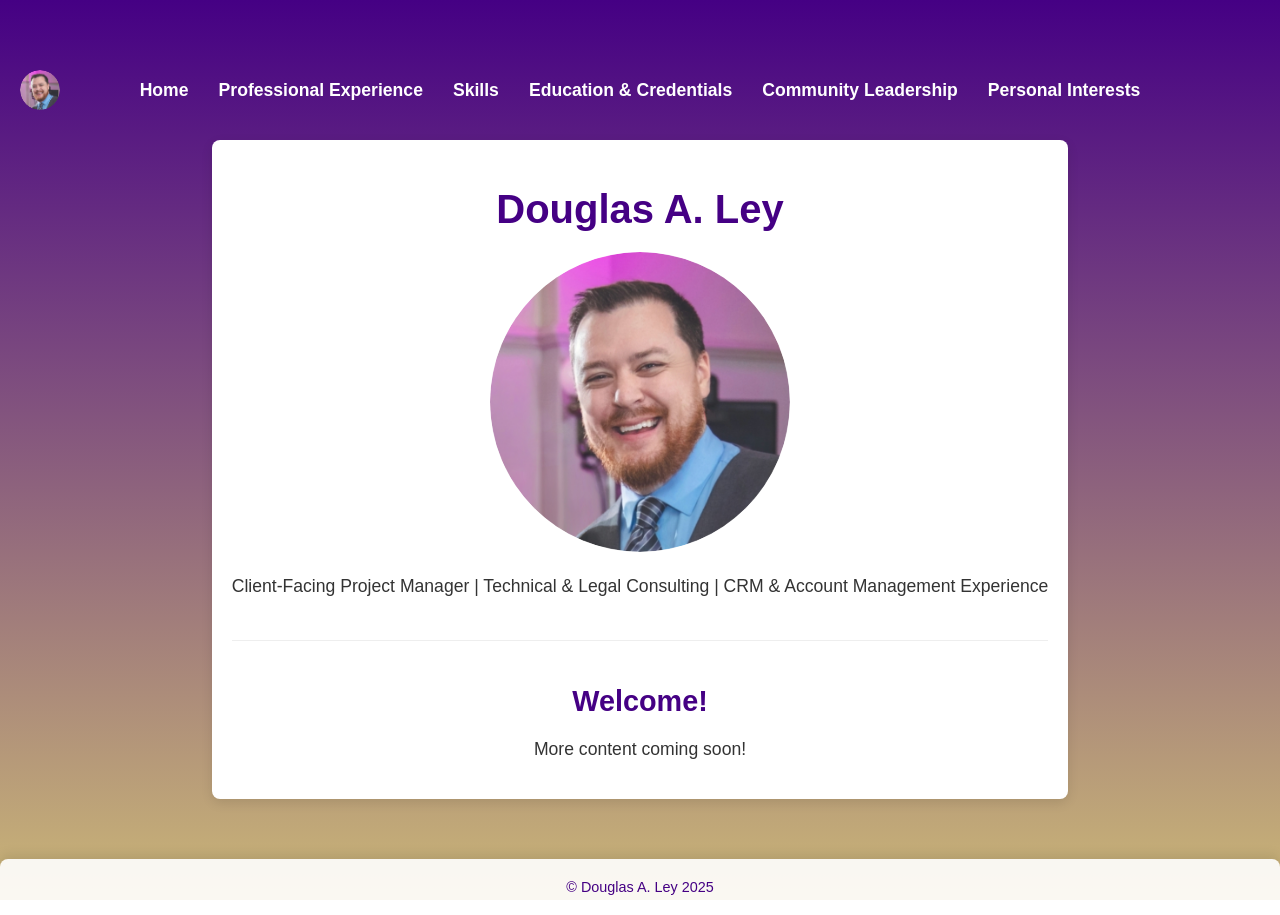
<file: index.html>
<!DOCTYPE html>
<html lang="en">
<head>

<script src="https://analytics.ahrefs.com/analytics.js" data-key="6ArYZy3YV6DRXGDfjhKzpA" async></script>
  
  <meta charset="UTF-8" />
  <meta name="viewport" content="width=device-width, initial-scale=1" />
  <title>Douglas A. Ley</title>
  <link rel="stylesheet" href="styles.css" />
  <link href="https://fonts.googleapis.com/css2?family=Inter:wght@400;600;700&display=swap" rel="stylesheet" />

  <style>
    .main-profile-pic {
      width: 300px;
      height: 300px;
      border-radius: 50%;
      object-fit: cover;
      display: block;
      margin: 20px auto; /* centers the image horizontally */
    }

    .profile-section {
      text-align: center;
      margin-bottom: 40px;
    }

    @media (max-width: 768px) {
      .main-profile-pic {
        width: 200px;
        height: 200px;
      }
    }
  </style>
</head>
<body>

  <div id="navbar-placeholder"></div>
  <script>
    fetch('navbar.html')
      .then(response => response.text())
      .then(html => {
        document.getElementById('navbar-placeholder').innerHTML = html;

        const hamburger = document.querySelector('.hamburger');
        const navLinks = document.querySelector('.nav-links');

        if (hamburger && navLinks) {
          hamburger.addEventListener('click', () => {
            const expanded = hamburger.getAttribute('aria-expanded') === 'true';
            hamburger.setAttribute('aria-expanded', String(!expanded));
            navLinks.classList.toggle('active');
          });

          const dropdownLinks = document.querySelectorAll('.dropdown > .nav-link');

          function isMobile() {
            return window.matchMedia("(max-width: 768px)").matches;
          }

          dropdownLinks.forEach(link => {
            link.addEventListener('click', e => {
              if (!isMobile()) return;
              e.preventDefault();
              const parent = link.parentElement;
              parent.classList.toggle('open');
              const expanded = link.getAttribute('aria-expanded') === 'true';
              link.setAttribute('aria-expanded', String(!expanded));
            });
          });

          document.body.addEventListener('click', (event) => {
            if (!isMobile()) return;

            const nav = document.querySelector('.topnav');
            if (nav && !nav.contains(event.target)) {
              dropdownLinks.forEach(link => {
                const parent = link.parentElement;
                parent.classList.remove('open');
                link.setAttribute('aria-expanded', 'false');
              });
              if (navLinks.classList.contains('active')) {
                navLinks.classList.remove('active');
                hamburger.setAttribute('aria-expanded', 'false');
              }
            }
          });

        } else {
          console.error('Hamburger or Navigation Links not found after loading navbar.html. Menu functionality may be limited.');
        }
      })
      .catch(err => console.error('Failed to load navbar:', err));
  </script>

  <div class="container">
    <h1>Douglas A. Ley</h1>

    <div class="profile-section">
      <img src="profilepicture.png" alt="Douglas A. Ley Profile" class="main-profile-pic" />
      <p>Client-Facing Project Manager | Technical & Legal Consulting | CRM & Account Management Experience</p>
    </div>

    <section>
      <h2>Welcome!</h2>
      <p>More content coming soon!</p>
    </section>
  </div>

  <footer class="footer">&copy; Douglas A. Ley 2025</footer>

</body>
</html>
</file>
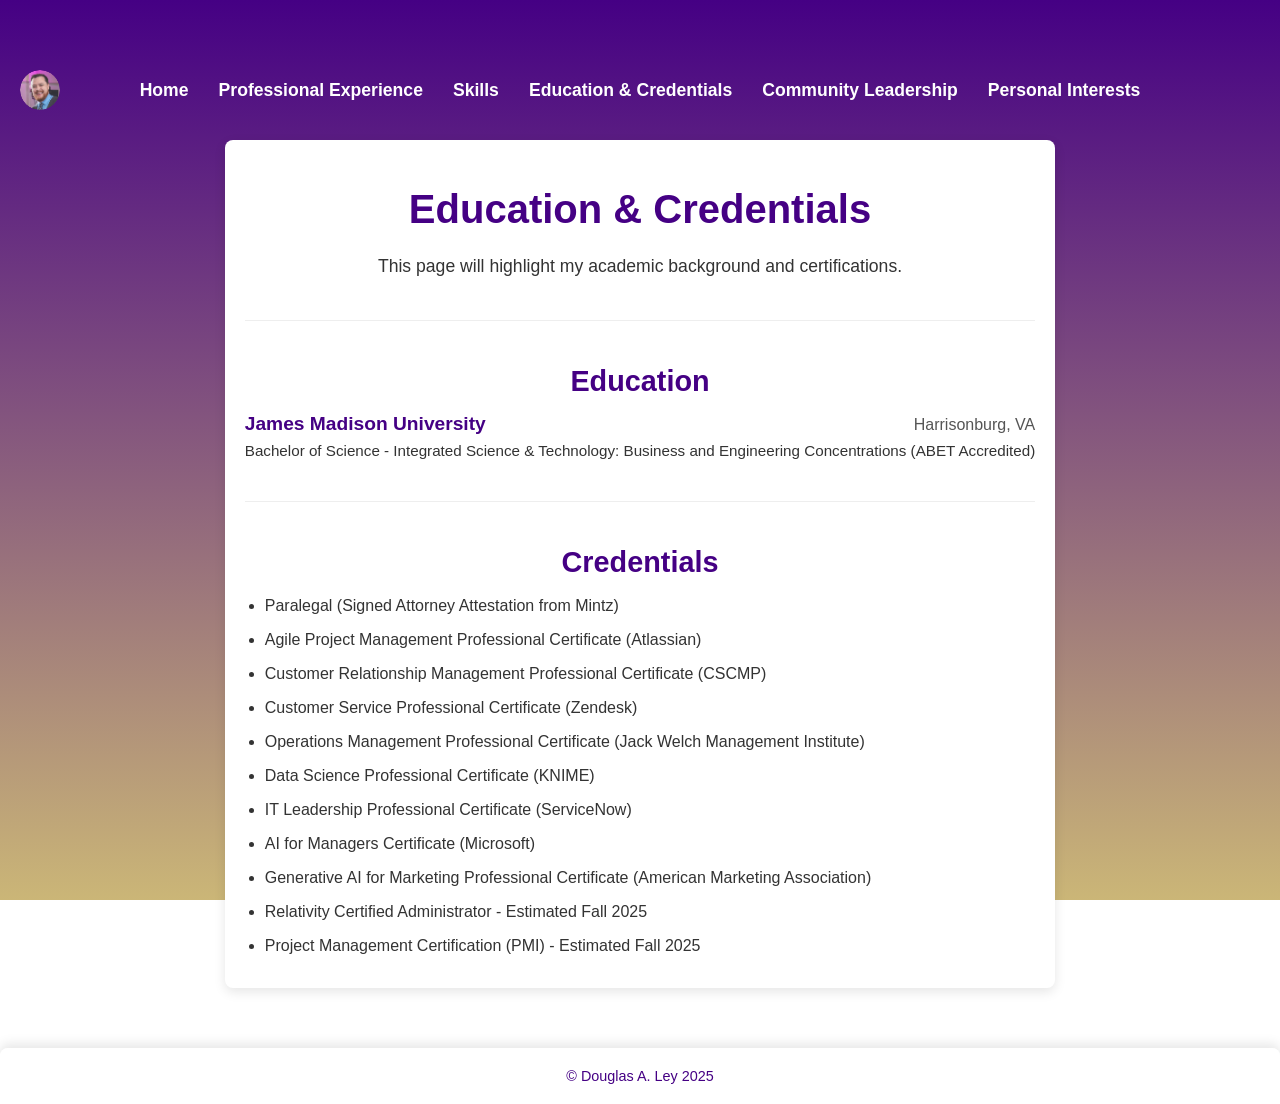
<file: education.html>
<!DOCTYPE html>
<html lang="en">
<head>
  <meta charset="UTF-8" />
  <meta name="viewport" content="width=device-width, initial-scale=1" />
  <title>Education & Credentials - Douglas A. Ley</title>
  <link rel="stylesheet" href="styles.css" />
  <link href="https://fonts.googleapis.com/css2?family=Inter:wght@400;600;700&display=swap" rel="stylesheet" />
</head>
<body>
  <div class="page-wrapper">
    <div id="navbar-placeholder"></div>

    <div class="container">
      <h1>Education & Credentials</h1>
      <p>This page will highlight my academic background and certifications.</p>

      <section id="education">
        <h2>Education</h2>
        <div class="education-entry">
          <div class="school-location-line">
            <span class="school-name">James Madison University</span>
            <span class="location">Harrisonburg, VA</span>
          </div>
          <p class="degree-info">
            Bachelor of Science - Integrated Science & Technology: Business and Engineering Concentrations (ABET Accredited)
          </p>
        </div>
      </section>

      <section id="credentials">
        <h2>Credentials</h2>
        <ul>
            <li class="credential-item">
                <span class="credential-name">Paralegal (Signed Attorney Attestation from Mintz)</span>
            </li>
            <li class="credential-item">
                <span class="credential-name">Agile Project Management Professional Certificate (Atlassian)</span>
            </li>
            <li class="credential-item">
                <span class="credential-name">Customer Relationship Management Professional Certificate (CSCMP)</span>
            </li>
            <li class="credential-item">
                <span class="credential-name">Customer Service Professional Certificate (Zendesk)</span>
            </li>
            <li class="credential-item">
                <span class="credential-name">Operations Management Professional Certificate (Jack Welch Management Institute)</span>
            </li>
            <li class="credential-item">
                <span class="credential-name">Data Science Professional Certificate (KNIME)</span>
            </li>
            <li class="credential-item">
                <span class="credential-name">IT Leadership Professional Certificate (ServiceNow)</span>
            </li>
            <li class="credential-item">
                <span class="credential-name">AI for Managers Certificate (Microsoft)</span>
            </li>
            <li class="credential-item">
                <span class="credential-name">Generative AI for Marketing Professional Certificate (American Marketing Association)</span>
            </li>
            <li class="credential-item">
                <span class="credential-name">Relativity Certified Administrator - </span>
                <span class="location">Estimated Fall 2025</span>
            </li>
            <li class="credential-item">
                <span class="credential-name">Project Management Certification (PMI) - </span>
                <span class="location">Estimated Fall 2025</span>
            </li>
        </ul>
      </section>
    </div>
  </div>

  <footer class="footer">
    &copy; Douglas A. Ley 2025
  </footer>

  <script>
    // Load navbar dynamically and setup hamburger menu & dropdown toggles
    fetch('navbar.html')
      .then(response => response.text())
      .then(html => {
        document.getElementById('navbar-placeholder').innerHTML = html;

        // Bind hamburger button toggle
        const hamburger = document.querySelector('.hamburger');
        const navLinks = document.getElementById('nav-links');

        if (hamburger && navLinks) {
          hamburger.addEventListener('click', () => {
            const expanded = hamburger.getAttribute('aria-expanded') === 'true';
            hamburger.setAttribute('aria-expanded', String(!expanded));
            navLinks.classList.toggle('active');
          });

          // Bind dropdown toggles on mobile
          const dropdownLinks = document.querySelectorAll('.dropdown > .nav-link');
          dropdownLinks.forEach(link => {
            link.addEventListener('click', e => {
              if (window.innerWidth <= 768) { // Using window.innerWidth is equivalent to isMobile() here
                e.preventDefault();
                const parent = link.parentElement;
                parent.classList.toggle('open');
                const expanded = link.getAttribute('aria-expanded') === 'true';
                link.setAttribute('aria-expanded', String(!expanded));
              }
            });
          });

          // UPDATED: Close dropdowns and main nav menu if clicking outside on mobile
          document.body.addEventListener('click', (event) => {
            function isMobile() {
                return window.matchMedia("(max-width: 768px)").matches;
            }
            if (!isMobile()) return;

            const nav = document.querySelector('.topnav'); // Get the navigation element
            // Check if the click occurred outside the navigation area
            if (nav && !nav.contains(event.target)) {
              // Close all dropdowns
              document.querySelectorAll('.dropdown > .nav-link').forEach(link => { // Re-select dropdowns for robustness
                const parent = link.parentElement;
                parent.classList.remove('open');
                link.setAttribute('aria-expanded', 'false');
              });
              // Close the main navigation menu if it's open
              if (navLinks.classList.contains('active')) {
                  navLinks.classList.remove('active');
                  hamburger.setAttribute('aria-expanded', 'false');
              }
            }
          });
        }
      })
      .catch(err => console.error('Failed to load navbar:', err));
  </script>
</body>
</html>
</file>
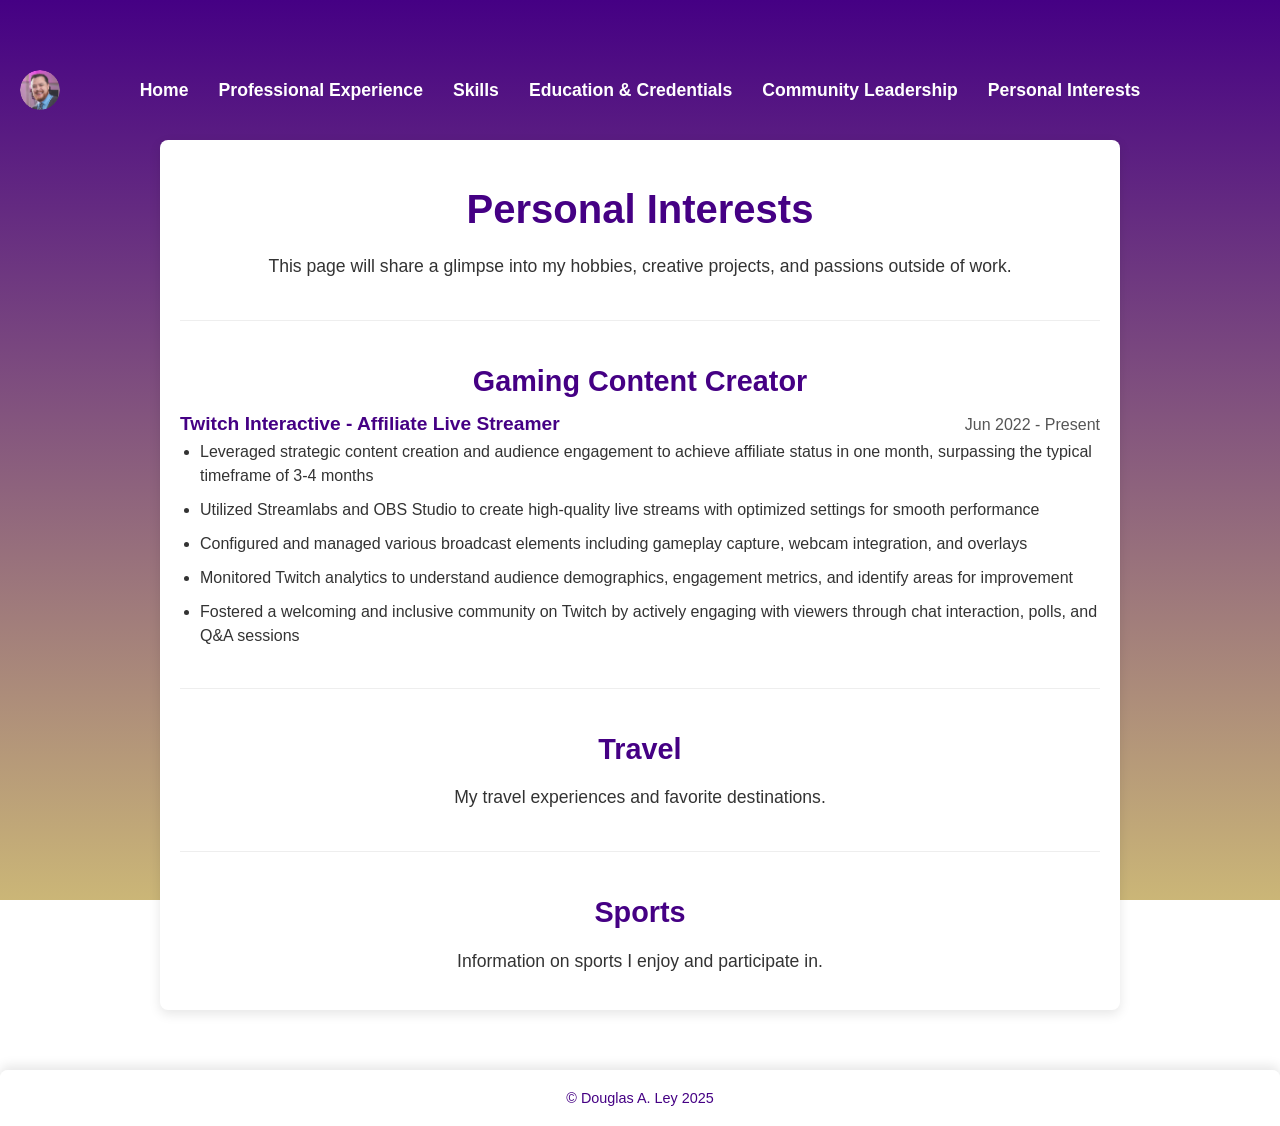
<file: hobbies.html>
<!DOCTYPE html>
<html lang="en">
<head>
  <meta charset="UTF-8" />
  <meta name="viewport" content="width=device-width, initial-scale=1" />
  <title>Personal Interests - Douglas A. Ley</title>
  <link rel="stylesheet" href="styles.css" />
  <link href="https://fonts.googleapis.com/css2?family=Inter:wght@400;600;700&display=swap" rel="stylesheet" />
</head>
<body>
  <div class="page-wrapper">
    <div id="navbar-placeholder"></div>

    <div class="container">
      <h1>Personal Interests</h1>
      <p>This page will share a glimpse into my hobbies, creative projects, and passions outside of work.</p>

      <section id="gaming">
        <h2>Gaming Content Creator</h2>
        <!-- Main title line: Company Name (purple, bold, left) and Location (gray, right) -->
        <div class="entry-line-primary">
            <span class="entry-title-main">Twitch Interactive - Affiliate Live Streamer</span>
            <span class="entry-secondary-text-right">Jun 2022 - Present</span>
        </div>
        <ul>
            <li>Leveraged strategic content creation and audience engagement to achieve affiliate status in one month, surpassing the typical timeframe of 3-4 months</li>
            <li>Utilized Streamlabs and OBS Studio to create high-quality live streams with optimized settings for smooth performance</li>
            <li>Configured and managed various broadcast elements including gameplay capture, webcam integration, and overlays</li>
            <li>Monitored Twitch analytics to understand audience demographics, engagement metrics, and identify areas for improvement</li>
            <li>Fostered a welcoming and inclusive community on Twitch by actively engaging with viewers through chat interaction, polls, and Q&A sessions</li>
        </ul>
      </section> <!-- Corrected: Removed extra </div> before this closing section tag -->

      <section id="travel">
        <h2>Travel</h2>
        <p>My travel experiences and favorite destinations.</p>
      </section>

      <section id="sports">
        <h2>Sports</h2>
        <p>Information on sports I enjoy and participate in.</p>
      </section>
    </div>
  </div>

  <footer class="footer">
    &copy; Douglas A. Ley 2025
  </footer>

  <script>
    // Load navbar, then initialize menu functionality
    fetch('navbar.html')
      .then(response => response.text())
      .then(html => {
        document.getElementById('navbar-placeholder').innerHTML = html;

        const hamburger = document.querySelector('.hamburger');
        const navLinks = document.querySelector('.nav-links'); // Or use document.getElementById('nav-links');

        // Check if both elements exist before attaching listeners
        if (hamburger && navLinks) {
          hamburger.addEventListener('click', () => {
            const expanded = hamburger.getAttribute('aria-expanded') === 'true';
            hamburger.setAttribute('aria-expanded', String(!expanded));
            navLinks.classList.toggle('active');
          });

          const dropdownLinks = document.querySelectorAll('.dropdown > .nav-link');

          function isMobile() {
            return window.matchMedia("(max-width: 768px)").matches;
          }

          dropdownLinks.forEach(link => {
            link.addEventListener('click', e => {
              if (!isMobile()) return; // Only toggle dropdown on mobile
              e.preventDefault(); // Prevent default link behavior on mobile for dropdowns
              const parent = link.parentElement;
              parent.classList.toggle('open');
              const expanded = link.getAttribute('aria-expanded') === 'true';
              link.setAttribute('aria-expanded', String(!expanded));
            });
          });

          // Close dropdowns and main nav menu if clicking outside on mobile
          document.body.addEventListener('click', (event) => {
            if (!isMobile()) return;

            const nav = document.querySelector('.topnav'); // Get the navigation element
            // Check if the click occurred outside the navigation area
            if (nav && !nav.contains(event.target)) {
              // Close all dropdowns
              dropdownLinks.forEach(link => {
                const parent = link.parentElement;
                parent.classList.remove('open');
                link.setAttribute('aria-expanded', 'false');
              });
              // Close the main navigation menu if it's open
              if (navLinks.classList.contains('active')) {
                  navLinks.classList.remove('active');
                  hamburger.setAttribute('aria-expanded', 'false');
              }
            }
          });

        } else {
            console.error('Hamburger or Navigation Links not found after loading navbar.html. Menu functionality may be limited.');
        }
      })
      .catch(err => console.error('Failed to load navbar:', err));
  </script>
</body>
</html>
</file>
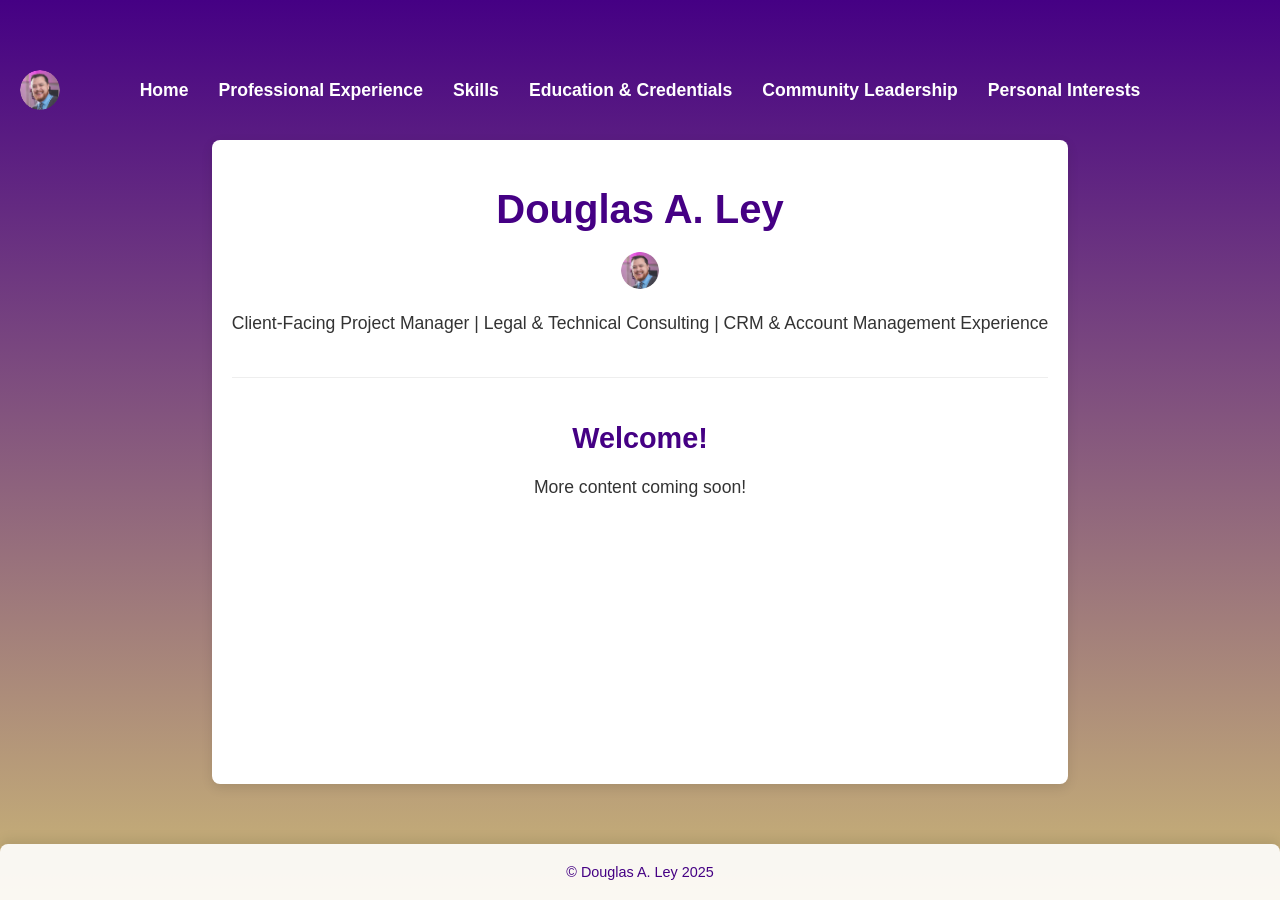
<file: index2.html>
<!DOCTYPE html>
<html lang="en">
<head>
  <meta charset="UTF-8" />
  <meta name="viewport" content="width=device-width, initial-scale=1" />
  <title>Douglas A. Ley</title>
  <link rel="stylesheet" href="styles.css" />
  <link href="https://fonts.googleapis.com/css2?family=Inter:wght@400;600;700&display=swap" rel="stylesheet" />
</head>
<body>

  <div id="navbar-placeholder"></div>
  <script>
    fetch('navbar.html')
      .then(response => response.text())
      .then(html => {
        document.getElementById('navbar-placeholder').innerHTML = html;

        const hamburger = document.querySelector('.hamburger');
        const navLinks = document.querySelector('.nav-links'); // Or use document.getElementById('nav-links');

        // Check if both elements exist before attaching listeners
        if (hamburger && navLinks) {
          hamburger.addEventListener('click', () => {
            const expanded = hamburger.getAttribute('aria-expanded') === 'true';
            hamburger.setAttribute('aria-expanded', String(!expanded));
            navLinks.classList.toggle('active');
          });

          const dropdownLinks = document.querySelectorAll('.dropdown > .nav-link');

          function isMobile() {
            return window.matchMedia("(max-width: 768px)").matches;
          }

          dropdownLinks.forEach(link => {
            link.addEventListener('click', e => {
              if (!isMobile()) return; // Only toggle dropdown on mobile
              e.preventDefault(); // Prevent default link behavior on mobile for dropdowns
              const parent = link.parentElement;
              parent.classList.toggle('open');
              const expanded = link.getAttribute('aria-expanded') === 'true';
              link.setAttribute('aria-expanded', String(!expanded));
            });
          });

          // Close dropdowns and main nav menu if clicking outside on mobile
          document.body.addEventListener('click', (event) => {
            if (!isMobile()) return;

            const nav = document.querySelector('.topnav'); // Get the navigation element
            // Check if the click occurred outside the navigation area
            if (nav && !nav.contains(event.target)) {
              // Close all dropdowns
              dropdownLinks.forEach(link => {
                const parent = link.parentElement;
                parent.classList.remove('open');
                link.setAttribute('aria-expanded', 'false');
              });
              // Close the main navigation menu if it's open
              if (navLinks.classList.contains('active')) {
                  navLinks.classList.remove('active');
                  hamburger.setAttribute('aria-expanded', 'false');
              }
            }
          });

        } else {
            console.error('Hamburger or Navigation Links not found after loading navbar.html. Menu functionality may be limited.');
        }
      })
      .catch(err => console.error('Failed to load navbar:', err));
  </script>

  <div class="container">
    <h1>Douglas A. Ley</h1>
    <!-- Larger profile picture added here -->
    <img src="profilepicture.png" alt="Douglas A. Ley Profile" class="main-profile-pic" />
    <p>Client-Facing Project Manager | Legal & Technical Consulting | CRM & Account Management Experience</p>
    <section>
      <h2>Welcome!</h2>
      <p>More content coming soon!</p>
    </section>
  </div>

  <footer class="footer">&copy; Douglas A. Ley 2025</footer>

</body>
</html>
</file>
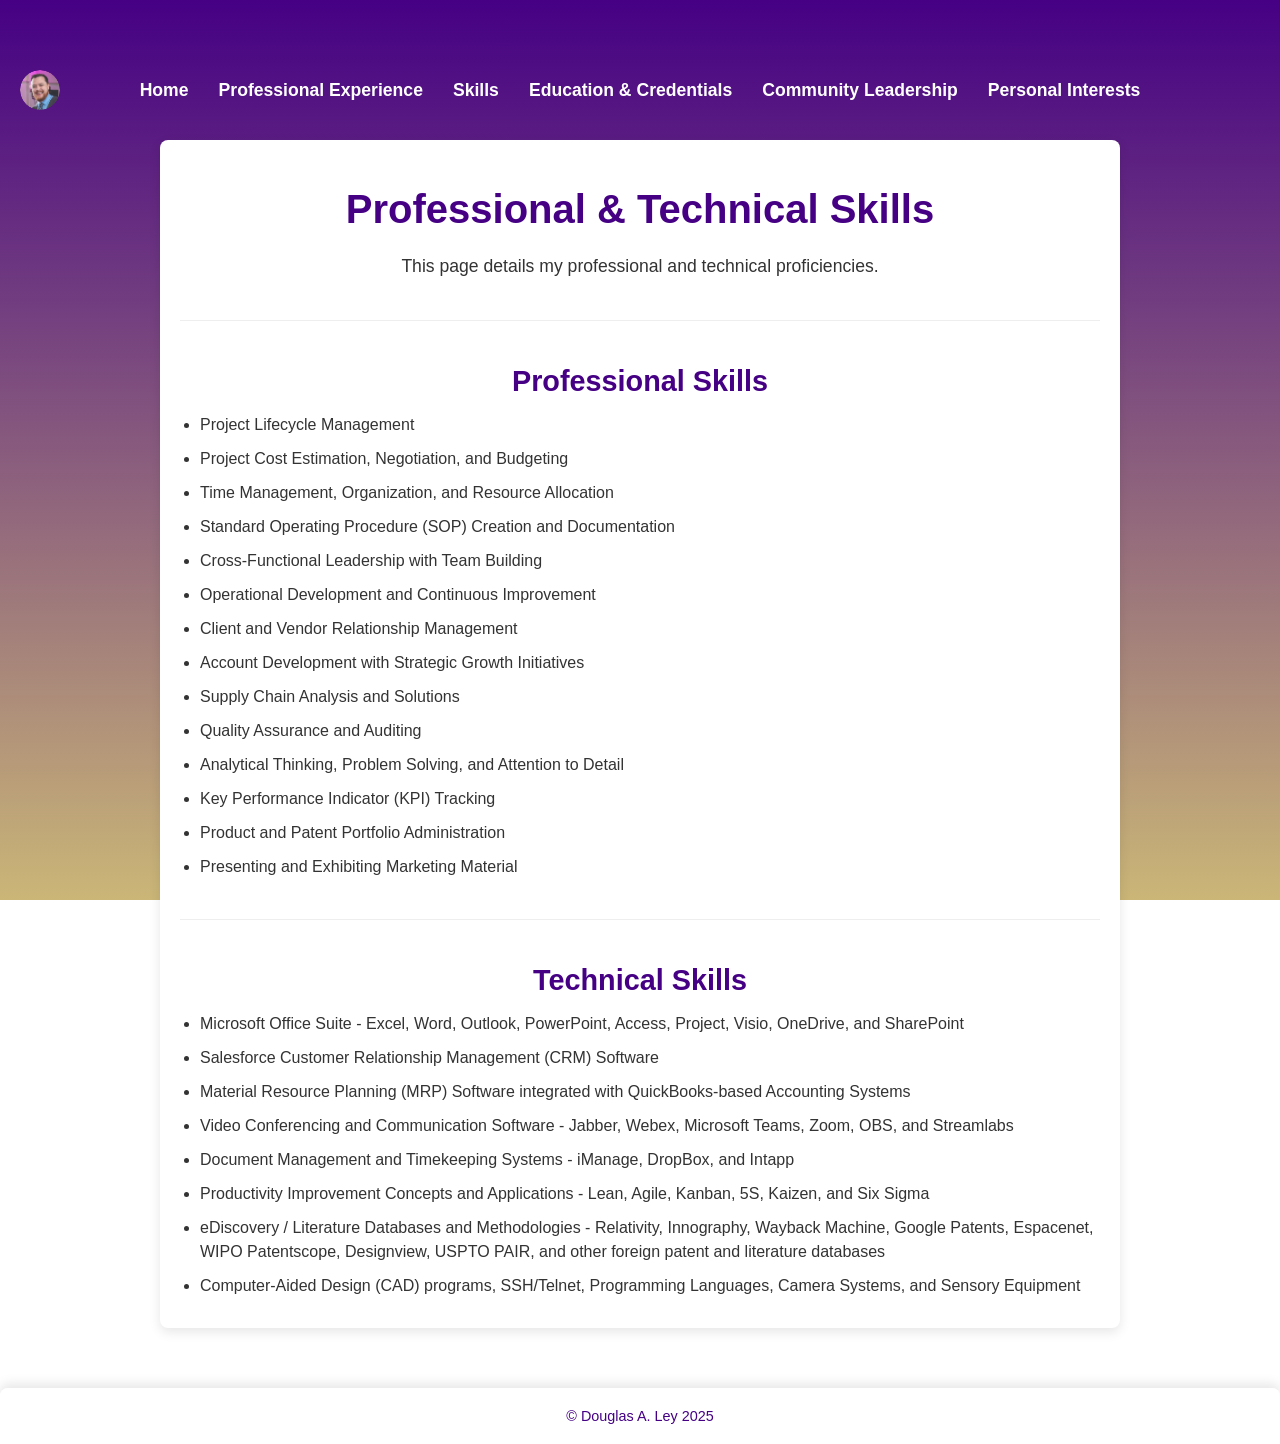
<file: skills.html>
<!DOCTYPE html>
<html lang="en">
<head>
  <meta charset="UTF-8" />
  <meta name="viewport" content="width=device-width, initial-scale=1" />
  <title>Professional & Technical Skills - Douglas A. Ley</title>
  <link rel="stylesheet" href="styles.css" />
  <link href="https://fonts.googleapis.com/css2?family=Inter:wght@400;600;700&display=swap" rel="stylesheet" />
</head>
<body>
  <div class="page-wrapper">
    <div id="navbar-placeholder"></div>
    <script>
      fetch('navbar.html')
        .then(response => response.text())
        .then(html => {
          document.getElementById('navbar-placeholder').innerHTML = html;

          const hamburger = document.querySelector('.hamburger');
          const navLinks = document.querySelector('.nav-links');

          if (hamburger && navLinks) {
            hamburger.addEventListener('click', () => {
              const expanded = hamburger.getAttribute('aria-expanded') === 'true';
              hamburger.setAttribute('aria-expanded', String(!expanded));
              navLinks.classList.toggle('active');
            });

            const dropdownLinks = document.querySelectorAll('.dropdown > .nav-link');

            function isMobile() {
              return window.matchMedia("(max-width: 768px)").matches;
            }

            dropdownLinks.forEach(link => {
              link.addEventListener('click', e => {
                if (!isMobile()) return;
                e.preventDefault();
                const parent = link.parentElement;
                parent.classList.toggle('open');
                const expanded = link.getAttribute('aria-expanded') === 'true';
                link.setAttribute('aria-expanded', String(!expanded));
              });
            });

            document.body.addEventListener('click', (event) => {
              if (!isMobile()) return;

              const nav = document.querySelector('.topnav');
              if (nav && !nav.contains(event.target)) {
                dropdownLinks.forEach(link => {
                  const parent = link.parentElement;
                  parent.classList.remove('open');
                  link.setAttribute('aria-expanded', 'false');
                });
                if (navLinks.classList.contains('active')) {
                    navLinks.classList.remove('active');
                    hamburger.setAttribute('aria-expanded', 'false');
                }
              }
            });

          } else {
              console.error('Hamburger or Navigation Links not found after loading navbar.html. Menu functionality may be limited.');
          }
        })
        .catch(err => console.error('Failed to load navbar:', err));
    </script>

    <div class="container">
      <h1>Professional & Technical Skills</h1>
      <p>This page details my professional and technical proficiencies.</p>

      <section id="pro-skills">
        <h2>Professional Skills</h2>
        <ul>
            <li>Project Lifecycle Management</li>
            <li>Project Cost Estimation, Negotiation, and Budgeting</li>
            <li>Time Management, Organization, and Resource Allocation</li>
            <li>Standard Operating Procedure (SOP) Creation and Documentation</li>
            <li>Cross-Functional Leadership with Team Building</li>
            <li>Operational Development and Continuous Improvement</li>
            <li>Client and Vendor Relationship Management</li>
            <li>Account Development with Strategic Growth Initiatives</li>
            <li>Supply Chain Analysis and Solutions</li>
            <li>Quality Assurance and Auditing</li>
            <li>Analytical Thinking, Problem Solving, and Attention to Detail</li>
            <li>Key Performance Indicator (KPI) Tracking</li>
            <li>Product and Patent Portfolio Administration</li>
            <li>Presenting and Exhibiting Marketing Material</li>
        </ul>
      </section>

      <section id="tech-skills">
        <h2>Technical Skills</h2>
        <ul>
            <li>Microsoft Office Suite - Excel, Word, Outlook, PowerPoint, Access, Project, Visio, OneDrive, and SharePoint</li>
            <li>Salesforce Customer Relationship Management (CRM) Software</li>
            <li>Material Resource Planning (MRP) Software integrated with QuickBooks-based Accounting Systems</li>
            <li>Video Conferencing and Communication Software - Jabber, Webex, Microsoft Teams, Zoom, OBS, and Streamlabs</li>
            <li>Document Management and Timekeeping Systems - iManage, DropBox, and Intapp</li>
            <li>Productivity Improvement Concepts and Applications - Lean, Agile, Kanban, 5S, Kaizen, and Six Sigma</li>
            <li>eDiscovery / Literature Databases and Methodologies - Relativity, Innography, Wayback Machine, Google Patents, Espacenet, WIPO Patentscope, Designview, USPTO PAIR, and other foreign patent and literature databases</li>
            <li>Computer-Aided Design (CAD) programs, SSH/Telnet, Programming Languages, Camera Systems, and Sensory Equipment</li>
        </ul>
      </section>
    </div>
  </div>
 
  <footer class="footer">
    &copy; Douglas A. Ley 2025
  </footer>
</body>
</html>
</file>
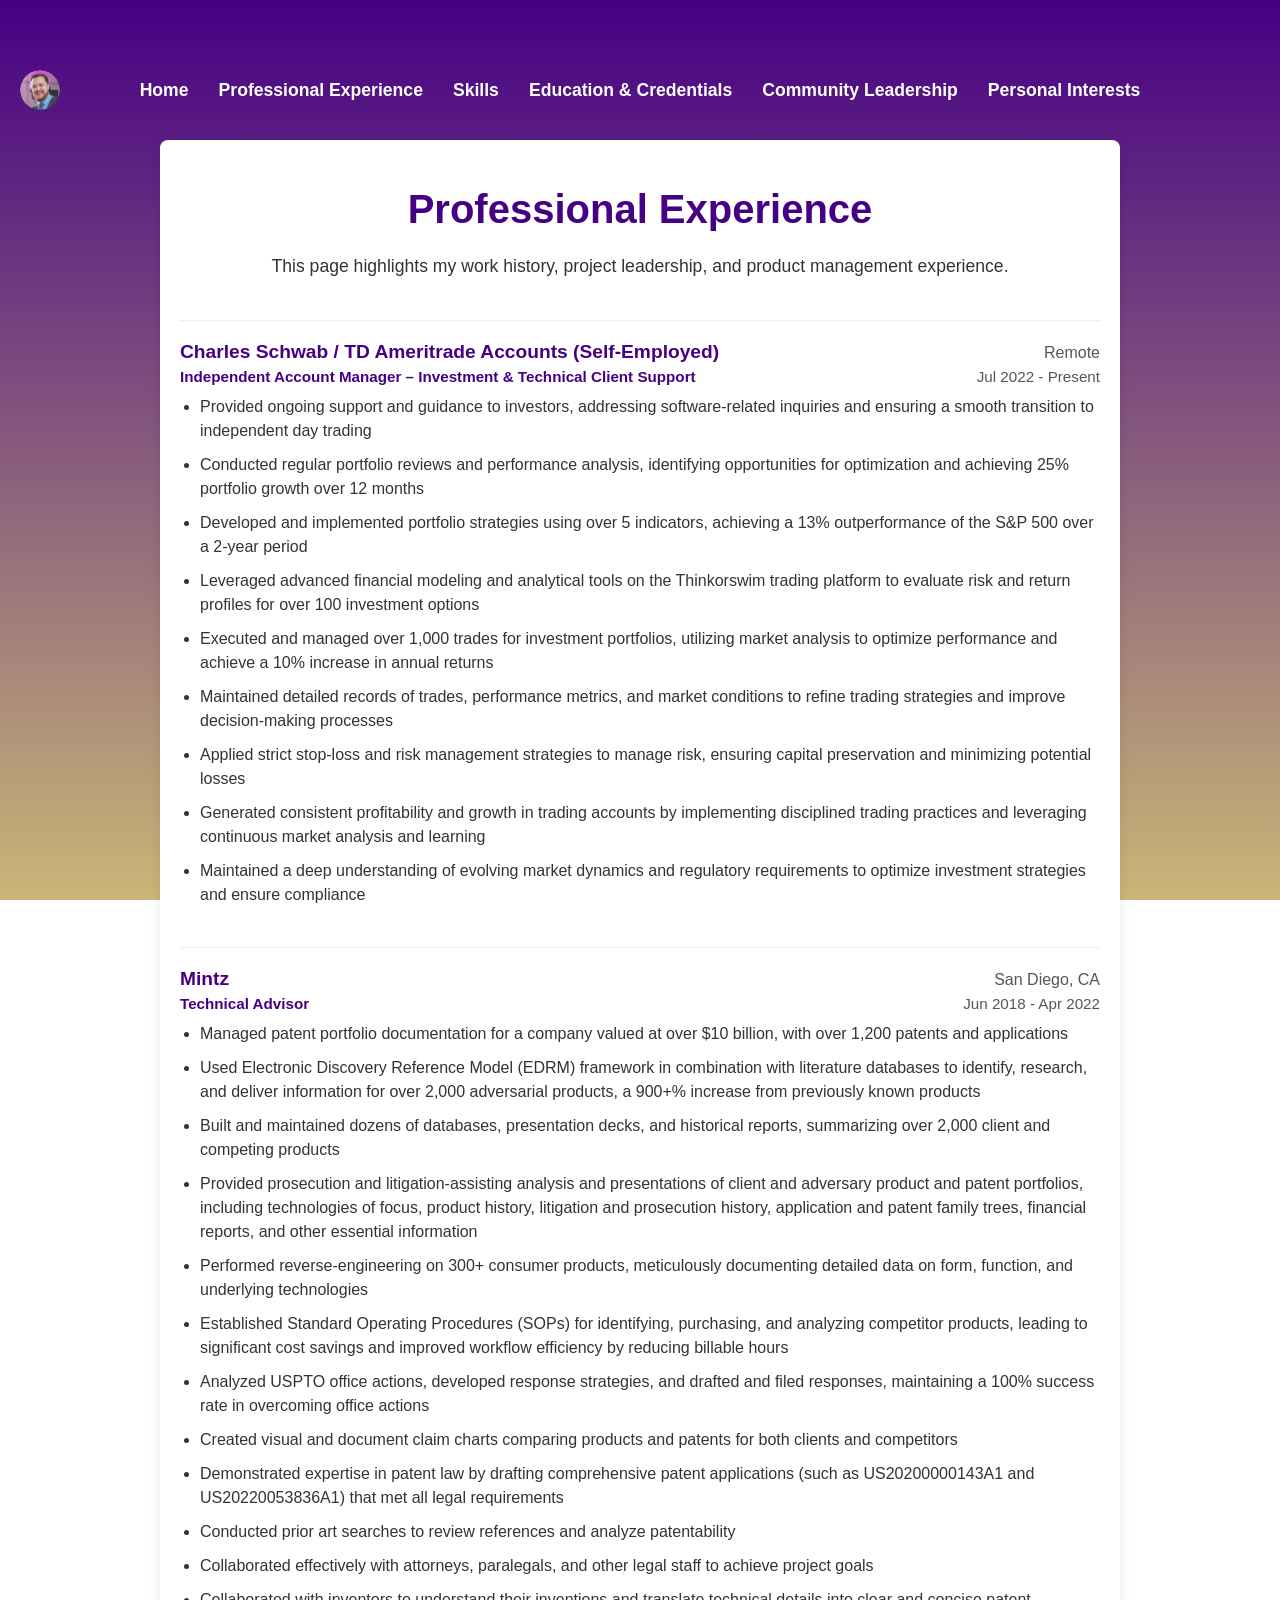
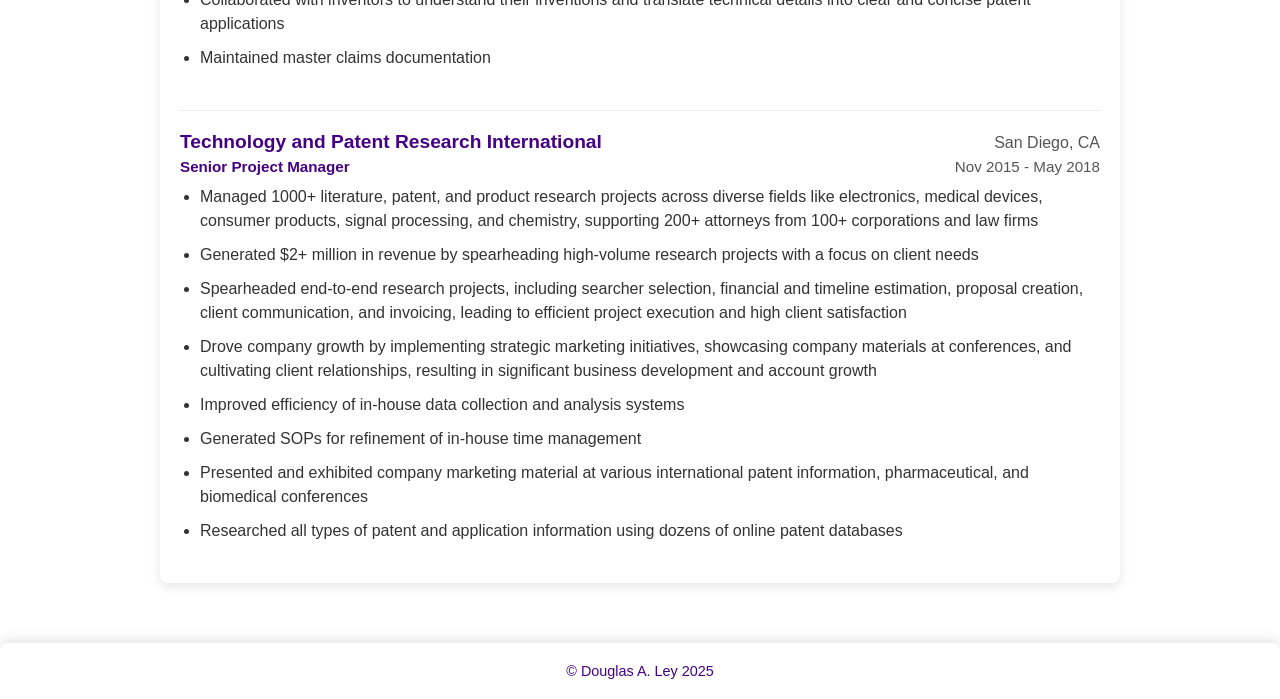
<file: work.html>
<!DOCTYPE html>
<html lang="en">
<head>
  <meta charset="UTF-8" />
  <meta name="viewport" content="width=device-width, initial-scale=1" />
  <title>Professional Experience - Douglas A. Ley</title>
  <link rel="stylesheet" href="styles.css" />
  <link href="https://fonts.googleapis.com/css2?family=Inter:wght@400;600;700&display=swap" rel="stylesheet" />
</head>
<body>
  <div class="page-wrapper">
    <div id="navbar-placeholder"></div>
    <script>
      fetch('navbar.html')
        .then(response => response.text())
        .then(html => {
          document.getElementById('navbar-placeholder').innerHTML = html;

          const hamburger = document.querySelector('.hamburger');
          const navLinks = document.querySelector('.nav-links');

          if (hamburger && navLinks) {
            hamburger.addEventListener('click', () => {
              const expanded = hamburger.getAttribute('aria-expanded') === 'true';
              hamburger.setAttribute('aria-expanded', String(!expanded));
              navLinks.classList.toggle('active');
            });

            const dropdownLinks = document.querySelectorAll('.dropdown > .nav-link');

            function isMobile() {
              return window.matchMedia("(max-width: 768px)").matches;
            }

            dropdownLinks.forEach(link => {
              link.addEventListener('click', e => {
                if (!isMobile()) return;
                e.preventDefault();
                const parent = link.parentElement;
                parent.classList.toggle('open');
                const expanded = link.getAttribute('aria-expanded') === 'true';
                link.setAttribute('aria-expanded', String(!expanded));
              });
            });

            document.body.addEventListener('click', (event) => {
              if (!isMobile()) return;

              const nav = document.querySelector('.topnav');
              if (nav && !nav.contains(event.target)) {
                dropdownLinks.forEach(link => {
                  const parent = link.parentElement;
                  parent.classList.remove('open');
                  link.setAttribute('aria-expanded', 'false');
                });
                if (navLinks.classList.contains('active')) {
                    navLinks.classList.remove('active');
                    hamburger.setAttribute('aria-expanded', 'false');
                }
              }
            });

          } else {
              console.error('Hamburger or Navigation Links not found after loading navbar.html. Menu functionality may be limited.');
          }
        })
        .catch(err => console.error('Failed to load navbar:', err));
    </script>

    <div class="container">
      <h1>Professional Experience</h1>
      <p>This page highlights my work history, project leadership, and product management experience.</p>

      <section id="charles-schwab" class="work-entry">
        <!-- Main title line: Company Name (purple, bold, left) and Location (gray, right) -->
        <div class="entry-line-primary">
            <span class="entry-title-main">Charles Schwab / TD Ameritrade Accounts (Self-Employed)</span>
            <span class="entry-secondary-text-right">Remote</span>
        </div>
        <!-- Secondary line: Role Title (purple, bold, left) and Dates (gray, right) -->
        <div class="entry-line-secondary">
            <span class="entry-title-role">Independent Account Manager – Investment & Technical Client Support</span>
            <span class="entry-tertiary-text-right">Jul 2022 - Present</span>
        </div>
        <ul>
            <li>Provided ongoing support and guidance to investors, addressing software-related inquiries and ensuring a smooth transition to independent day trading</li>
            <li>Conducted regular portfolio reviews and performance analysis, identifying opportunities for optimization and achieving 25% portfolio growth over 12 months</li>
            <li>Developed and implemented portfolio strategies using over 5 indicators, achieving a 13% outperformance of the S&P 500 over a 2-year period</li>
            <li>Leveraged advanced financial modeling and analytical tools on the Thinkorswim trading platform to evaluate risk and return profiles for over 100 investment options</li>
            <li>Executed and managed over 1,000 trades for investment portfolios, utilizing market analysis to optimize performance and achieve a 10% increase in annual returns</li>
            <li>Maintained detailed records of trades, performance metrics, and market conditions to refine trading strategies and improve decision-making processes</li>
            <li>Applied strict stop-loss and risk management strategies to manage risk, ensuring capital preservation and minimizing potential losses</li>
            <li>Generated consistent profitability and growth in trading accounts by implementing disciplined trading practices and leveraging continuous market analysis and learning</li>
            <li>Maintained a deep understanding of evolving market dynamics and regulatory requirements to optimize investment strategies and ensure compliance</li>
        </ul>
      </section>

      <section id="mintz" class="work-entry">
        <div class="entry-line-primary">
            <span class="entry-title-main">Mintz</span>
            <span class="entry-secondary-text-right">San Diego, CA</span>
        </div>
        <div class="entry-line-secondary">
            <span class="entry-title-role">Technical Advisor</span>
            <span class="entry-tertiary-text-right">Jun 2018 - Apr 2022</span>
        </div>
        <ul>
            <li>Managed patent portfolio documentation for a company valued at over $10 billion, with over 1,200 patents and applications</li>
            <li>Used Electronic Discovery Reference Model (EDRM) framework in combination with literature databases to identify, research, and deliver information for over 2,000 adversarial products, a 900+% increase from previously known products</li>
            <li>Built and maintained dozens of databases, presentation decks, and historical reports, summarizing over 2,000 client and competing products</li>
            <li>Provided prosecution and litigation-assisting analysis and presentations of client and adversary product and patent portfolios, including technologies of focus, product history, litigation and prosecution history, application and patent family trees, financial reports, and other essential information</li>
            <li>Performed reverse-engineering on 300+ consumer products, meticulously documenting detailed data on form, function, and underlying technologies</li>
            <li>Established Standard Operating Procedures (SOPs) for identifying, purchasing, and analyzing competitor products, leading to significant cost savings and improved workflow efficiency by reducing billable hours</li>
            <li>Analyzed USPTO office actions, developed response strategies, and drafted and filed responses, maintaining a 100% success rate in overcoming office actions</li>
            <li>Created visual and document claim charts comparing products and patents for both clients and competitors</li>
            <li>Demonstrated expertise in patent law by drafting comprehensive patent applications (such as US20200000143A1 and US20220053836A1) that met all legal requirements</li>
            <li>Conducted prior art searches to review references and analyze patentability</li>
            <li>Collaborated effectively with attorneys, paralegals, and other legal staff to achieve project goals</li>
            <li>Collaborated with inventors to understand their inventions and translate technical details into clear and concise patent applications</li>
            <li>Maintained master claims documentation</li>
        </ul>
      </section>

      <section id="tpr-international" class="work-entry">
        <div class="entry-line-primary">
            <span class="entry-title-main">Technology and Patent Research International</span>
            <span class="entry-secondary-text-right">San Diego, CA</span>
        </div>
        <div class="entry-line-secondary">
            <span class="entry-title-role">Senior Project Manager</span>
            <span class="entry-tertiary-text-right">Nov 2015 - May 2018</span>
        </div>
        <ul>
            <li>Managed 1000+ literature, patent, and product research projects across diverse fields like electronics, medical devices, consumer products, signal processing, and chemistry, supporting 200+ attorneys from 100+ corporations and law firms</li>
            <li>Generated $2+ million in revenue by spearheading high-volume research projects with a focus on client needs</li>
            <li>Spearheaded end-to-end research projects, including searcher selection, financial and timeline estimation, proposal creation, client communication, and invoicing, leading to efficient project execution and high client satisfaction</li>
            <li>Drove company growth by implementing strategic marketing initiatives, showcasing company materials at conferences, and cultivating client relationships, resulting in significant business development and account growth</li>
            <li>Improved efficiency of in-house data collection and analysis systems</li>
            <li>Generated SOPs for refinement of in-house time management</li>
            <li>Presented and exhibited company marketing material at various international patent information, pharmaceutical, and biomedical conferences</li>
            <li>Researched all types of patent and application information using dozens of online patent databases</li>
        </ul>
      </section>
    </div>
  </div>

  <footer class="footer">
    &copy; Douglas A. Ley 2025
  </footer>
</body>
</html>
</file>
<file: styles.css>
/* Global box-sizing */
*, *::before, *::after {
  box-sizing: border-box;
}

/* Body styles */
body {
  margin: 0;
  padding: 0;
  font-family: 'Segoe UI', Tahoma, Geneva, Verdana, sans-serif;
  color: #000000;
  padding-top: 60px;
  background: linear-gradient(180deg, #450084 0%, #CBB677 100%);
  background-attachment: fixed;
  min-height: 100vh;
  display: flex;
  flex-direction: column;
}

/* Prevent image stretching */
img {
  max-width: 100%;
  height: auto;
  display: block;
}

/* Navbar container */
.topnav {
  position: fixed;
  top: 0;
  width: 100%;
  height: 60px;
  padding: 0 20px;
  background: transparent;
  display: flex;
  align-items: center;
  justify-content: center;
  gap: 30px;
  box-sizing: border-box;
  z-index: 1000; /* Base z-index for the top navigation bar */
  user-select: none;
  position: relative;
}

/* Profile link */
.topnav a.profile-link {
  position: absolute;
  left: 20px;
  top: 10px;
  height: 40px;
  width: 40px;
  display: flex;
  align-items: center;
  justify-content: center;
  border-radius: 50%;
  overflow: hidden;
  text-decoration: none;
  z-index: 1000; /* So it's underneath the active mobile nav menu */
}

.topnav a.profile-link .profile-pic {
  width: 100%;
  height: 100%;
  object-fit: cover;
  border-radius: 50%;
}

/* Navigation links */
.nav-links {
  display: flex;
  gap: 30px;
  list-style: none;
  margin: 0;
  padding: 0;
  position: relative;
}

.nav-links .nav-link {
  color: white; /* Default color for desktop */
  text-decoration: none;
  padding: 10px 0;
  font-size: 1.1rem;
  font-weight: 600;
  transition: color 0.3s ease;
  white-space: nowrap;
}

.nav-links .nav-link:hover,
.nav-links .nav-link:focus {
  color: #CBB677; /* JMU Gold on hover/focus */
}

/* Dropdown styling */
.dropdown {
  position: relative;
  display: inline-block;
}

.dropdown-content {
  display: none;
  position: absolute;
  background-color: #f9f9f9;
  min-width: 160px;
  box-shadow: 0px 8px 16px 0px rgba(0,0,0,0.2);
  z-index: 1;
  border-radius: 8px;
  overflow: hidden;
}

.dropdown-content a {
  color: black;
  padding: 12px 16px;
  text-decoration: none;
  display: block;
  white-space: nowrap;
}

.dropdown-content a:hover {
  background-color: #f1f1f1;
}

.dropdown:hover .dropdown-content {
  display: block;
}

/* Hamburger menu icon */
.hamburger {
  display: none; /* Hidden by default on desktop */
  flex-direction: column;
  justify-content: space-around;
  width: 30px;
  height: 25px;
  background: transparent;
  border: none;
  cursor: pointer;
  padding: 0;
  z-index: 1001; /* Ensure it's above other elements like the profile link */
  position: absolute;
  right: 20px;
}

.hamburger span {
  display: block;
  width: 100%;
  height: 3px;
  background: #450084; /* JMU Purple */
  border-radius: 3px;
  transition: all 0.3s ease-in-out;
}

/* Hamburger active state (when menu is open) */
.hamburger[aria-expanded="true"] span:nth-child(1) {
  transform: translateY(11px) rotate(45deg);
  background-color: #CBB677; /* JMU Gold */
}

.hamburger[aria-expanded="true"] span:nth-child(2) {
  opacity: 0;
}

.hamburger[aria-expanded="true"] span:nth-child(3) {
  transform: translateY(-11px) rotate(-45deg);
  background-color: #CBB677; /* JMU Gold */
}

/* Mobile styles */
@media (max-width: 768px) {
  .topnav {
    justify-content: flex-end; /* Align items to the right */
  }

  .hamburger {
    display: flex; /* Show hamburger on mobile */
  }

  .nav-links {
    position: fixed;
    top: 60px; /* Below the fixed topnav */
    left: 0;
    width: 100%;
    background: rgba(255 255 255 / 0.95); /* Semi-transparent white background */
    flex-direction: column;
    align-items: flex-start; /* Align links to the left */
    padding: 10px 0;
    gap: 0;
    display: none; /* Hidden by default */
    max-height: calc(100vh - 60px); /* Limit height to viewport */
    overflow-y: auto; /* Enable scrolling if content overflows */
    border-bottom-left-radius: 8px;
    border-bottom-right-radius: 8px;
    box-shadow: 0 4px 8px rgba(0,0,0,0.15);
    padding-left: 20px; /* Indent links */
  }

  .nav-links.active {
    display: flex; /* Show menu when active */
    z-index: 1002; /* Ensures it's on top of the profile link and hamburger icon */
  }

  /* Text color for nav links when mobile menu is active */
  .nav-links.active .nav-link {
    color: #450084; /* Change text color to JMU Purple when menu is open */
  }

  .dropdown {
    width: 100%; /* Full width for dropdowns in mobile menu */
  }

  .dropdown-content {
    position: relative; /* Relative positioning for mobile dropdowns */
    background: transparent; /* Transparent background for nested dropdowns */
    box-shadow: none; /* Remove shadow for nested dropdowns */
    border-radius: 0;
    padding-left: 20px; /* Indent nested dropdown content */
    display: none; /* Hidden by default */
    max-height: 0; /* Initially collapsed */
    overflow: hidden;
    transition: max-height 0.3s ease; /* Smooth transition for expand/collapse */
  }

  .dropdown.open > .dropdown-content {
    display: block; /* Show content when dropdown is open */
    max-height: 500px; /* Arbitrary large height for smooth transition */
  }

  .dropdown-content a {
    background: white; /* Background for dropdown items */
    margin: 2px 10px;
    border-radius: 4px;
    color: #450084; /* Text color for dropdown items */
    padding: 8px 16px;
  }

  .dropdown-content a:hover,
  .dropdown-content a:focus {
    background-color: #CBB677; /* JMU Gold on hover/focus */
    color: black;
  }
}

/* Page content styling */
.container {
  max-width: 960px;
  margin: 20px auto;
  padding: 20px;
  background-color: white;
  border-radius: 8px;
  box-shadow: 0 4px 12px rgba(0, 0, 0, 0.1);
  box-sizing: border-box; /* Ensure padding is included in the width */
  flex-grow: 1; /* Allow container to grow and take available space */
}

.container h1 {
  color: #450084;
  text-align: center;
  margin-bottom: 20px;
  font-size: 2.5rem; /* Larger font size for main heading */
  font-weight: 700;
}

/* Style for the large profile picture on index.html */
.main-profile-pic {
  display: block; /* Ensures it takes its own line */
  margin: 20px auto; /* Center the image and provide vertical spacing */
  width: 37.5px; /* 1/4 of 150px = 37.5px */
  height: 37.5px; /* 1/4 of 150px = 37.5px */
  border-radius: 50%; /* Make it circular */
  object-fit: cover; /* Ensure the image covers the area without distortion */
  border: none; /* Removed the border as requested */
  box-shadow: none; /* Removed the shadow as requested for a cleaner look */
}


.container p {
  color: #333;
  line-height: 1.6;
  margin-bottom: 15px;
  text-align: center;
  font-size: 1.1rem;
}

.container section {
  margin-top: 40px;
  padding-top: 20px;
  border-top: 1px solid #eee;
}

/* Ensure H2s are visible and styled as section headers */
.container section h2 {
  color: #450084;
  margin-bottom: 15px;
  font-size: 1.8rem;
  font-weight: 600;
  text-align: center;
  display: block; /* Explicitly ensure visibility */
}


.container section ul {
  list-style: disc; /* Re-added to display bullet points */
  padding-left: 20px; /* Added for bullet point indentation */
  margin: 0;
}

.container section ul li {
  background-color: transparent;
  border: none;
  border-radius: 0;
  padding: 0;
  margin-bottom: 10px;
  display: list-item;
  color: #333;
  font-size: 1rem;
  line-height: 1.5;
}

/* Styles for education entries (the 'perfect' example) */
.education-entry {
    margin-bottom: 20px;
}

.education-entry .school-location-line {
    display: flex;
    justify-content: space-between;
    align-items: baseline;
    margin-bottom: 5px;
}

.education-entry .school-name {
    font-size: 1.2rem;
    font-weight: 600;
    color: #450084;
    text-align: left;
    flex-grow: 1;
}

.education-entry .location {
    font-size: 1rem;
    color: #555;
    white-space: nowrap;
    text-align: right;
}

.education-entry .degree-info {
    font-size: 0.95rem;
    color: #333;
    text-align: left;
    margin-top: 0;
    margin-bottom: 10px;
    line-height: 1.4;
}

/* --- NEW GENERIC STYLES FOR CONSISTENT ENTRY HEADERS ACROSS WORK & VOLUNTEER --- */

/* Base style for the primary line of an entry (e.g., Company/Org Name + Location/Date) */
.entry-line-primary {
    display: flex;
    justify-content: space-between;
    align-items: baseline;
    margin-bottom: 5px; /* Space between this line and the next */
}

/* Style for the main title (Company Name, Org Name, Youth Sports Coaching H2 replacement) */
.entry-title-main {
    font-size: 1.2rem; /* Matches school-name */
    font-weight: 600;
    color: #450084; /* JMU Purple */
    text-align: left;
    flex-grow: 1; /* Allows it to take up available space */
}

/* Style for text that should be smaller, gray, and right-aligned on the primary line (Location or Main Date) */
.entry-secondary-text-right {
    font-size: 1rem; /* Matches location */
    color: #555;
    white-space: nowrap;
    text-align: right;
}

/* Base style for the secondary line of an entry (e.g., Role Title + Dates) */
.entry-line-secondary {
    display: flex;
    justify-content: space-between;
    align-items: baseline;
    margin-bottom: 10px; /* Space before bullet points */
}

/* Style for the role title (e.g., Independent Account Manager, President) */
.entry-title-role {
    font-size: 0.95rem; /* Matches degree-info size */
    font-weight: 600; /* Made bold as per request */
    color: #450084; /* Set to purple as per request */
    text-align: left;
    flex-grow: 1; /* Allows it to take up available space */
}

/* Style for text that should be smaller, gray, and right-aligned on the secondary line (Dates for Role) */
.entry-tertiary-text-right {
    font-size: 0.95rem; /* Matches degree-info size */
    color: #555;
    white-space: nowrap;
    text-align: right;
}

/* Apply consistent margin to all main entries */
.work-entry,
.volunteer-entry,
.education-entry { /* Added education-entry for consistency */
    margin-bottom: 20px;
}


/* Styles for credentials list items to align date to the right */
.credential-item {
    display: flex;
    justify-content: space-between;
    align-items: baseline;
}

.credential-name {
    flex-grow: 1;
}

.credential-date {
    white-space: nowrap;
    text-align: right;
    font-size: 0.9rem;
    color: #555;
}

/* Footer styling */
.footer {
  text-align: center;
  padding: 20px;
  margin-top: 40px;
  background-color: rgba(255, 255, 255, 0.9);
  color: #450084;
  font-size: 0.9rem;
  border-top-left-radius: 8px;
  border-top-right-radius: 8px;
  box-shadow: 0 -4px 12px rgba(0, 0, 0, 0.1);
}

.page-wrapper {
  display: flex;
  flex-direction: column;
  min-height: 100vh;
}
</file>
